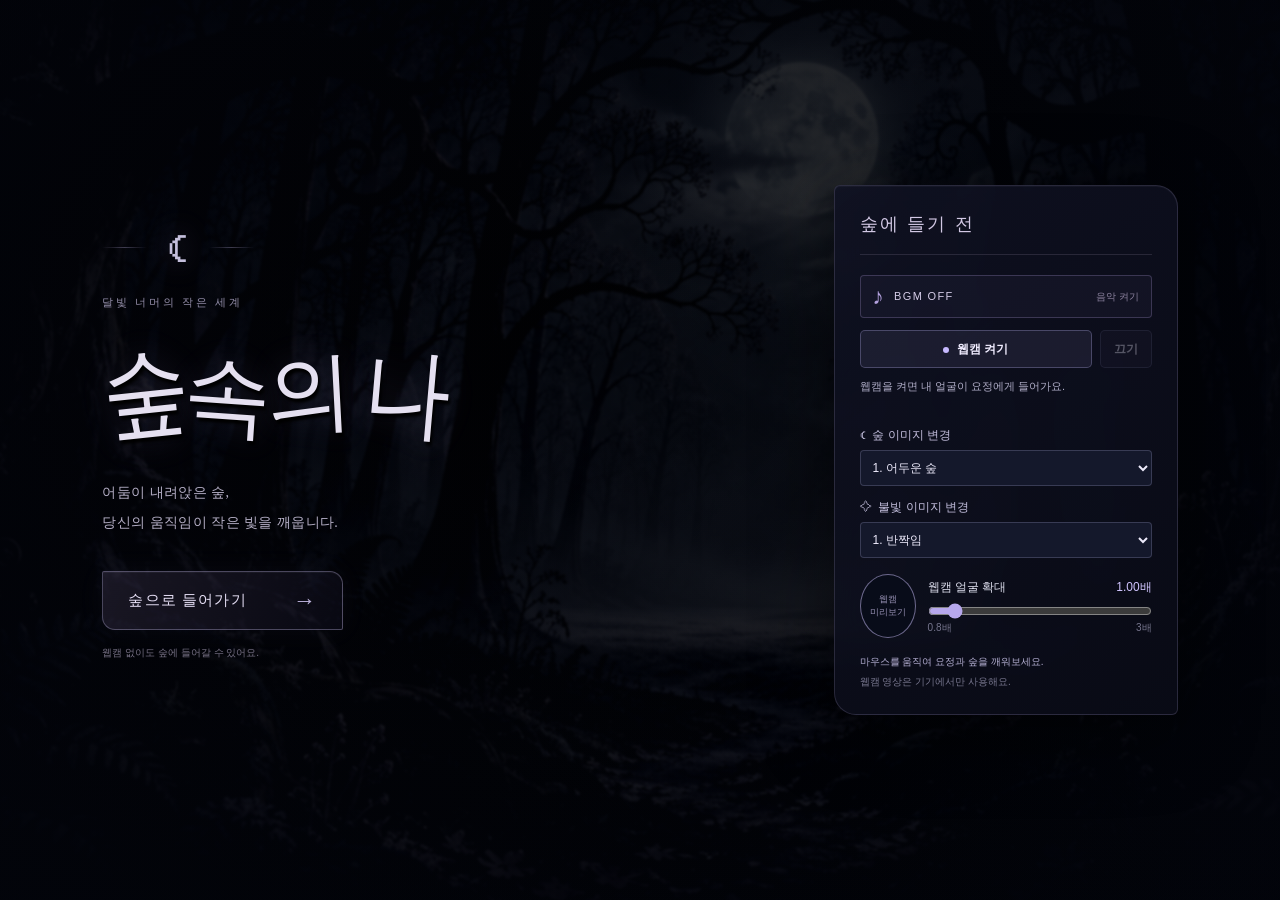
<file: index.html>
<!doctype html>
<html lang="ko">
<head>
  <meta charset="utf-8">
  <meta name="viewport" content="width=device-width, initial-scale=1">
  <meta http-equiv="refresh" content="0; url=./practice-01/">
  <title>숲속의나</title>
</head>
<body>
  <p><a href="./practice-01/">숲속의나 실행하기</a></p>
</body>
</html>
</file>
<file: practice-01/style.css>
:root {
  color-scheme: dark;
  background: #02090b;
  --moonlit-forest: url("forest-moonlit.png");
}

* { box-sizing: border-box; }

html, body {
  width: 100%;
  height: 100%;
  margin: 0;
  overflow: hidden;
}

.forest {
  position: relative;
  width: 100%;
  height: 100%;
  height: 100dvh;
  overflow: hidden;
  background: #02090b;
  touch-action: none;
  transition: opacity .8s ease;
}

body[data-view="intro"] .forest { opacity: 0; visibility: hidden; }

.landscape, .moonlight, .vignette, #trails {
  position: absolute;
  inset: 0;
  pointer-events: none;
}

.landscape {
  background: #0a1429 var(--moonlit-forest) center / cover no-repeat;
  filter: brightness(.38) saturate(.8);
  transition: filter 1.8s ease-in-out;
}

.forest-depth, .depth-plane { position: absolute; inset: 0; background: inherit; pointer-events: none; }
.forest-depth { opacity: 0; overflow: hidden; }
.depth-plane { transform-origin: 50% 43%; will-change: transform, opacity; }

.forest[data-state="awake"] .landscape {
  filter: brightness(1.08) saturate(1.05);
}

.forest[data-background="webs"] .landscape { background-image: url("forest-webs.png"); }
.forest[data-background="graveyard"] .landscape { background-image: url("forest-graveyard.png"); }

.moonlight {
  background: radial-gradient(ellipse at 53% 34%, #b5eee60c, transparent 55%);
  opacity: .1;
  transition: opacity 1.8s ease-in-out;
}

.forest[data-state="awake"] .moonlight { opacity: 1; }

.vignette {
  background: radial-gradient(ellipse at 51% 44%, transparent 20%, #01080b55 74%, #010507bf 110%);
}

#trails {
  display: block;
  width: 100%;
  height: 100%;
}

.fairy {
  position: absolute;
  top: 0;
  left: 0;
  width: clamp(144px, 16vw, 208px);
  aspect-ratio: 2 / 3;
  pointer-events: none;
  will-change: transform;
  opacity: .75;
  filter: brightness(.8) drop-shadow(0 0 12px #bdcfff40);
  transition: opacity 1.8s ease-in-out, filter 1.8s ease-in-out;
}

.fairy::before {
  content: "";
  position: absolute;
  inset: 6% -25%;
  background: radial-gradient(ellipse, #b6cfff16, transparent 65%);
}

.puppet {
  position: relative;
  width: 100%;
  height: 100%;
  animation: hover 3s ease-in-out infinite;
}

.fairy-facing { width: 100%; height: 100%; }
.fairy[data-facing="left"] .fairy-facing { transform: scaleX(-1); }

.fairy img {
  display: block;
  width: 100%;
  height: 100%;
  object-fit: contain;
  user-select: none;
}

#face {
  position: absolute;
  left: 37.9%;
  top: 10.1%;
  width: 27.1%;
  height: 18.2%;
  transform: rotate(-13deg);
  border-radius: 48% 47% 46% 48%;
  mask-image: radial-gradient(ellipse 50% 50%, #000 78%, transparent 100%);
  filter: saturate(.65) contrast(1.02);
}

.control-panel {
  position: fixed;
  z-index: 5;
  top: 22px;
  left: 24px;
  width: 304px;
  padding: 22px 22px 17px;
  border: 1px solid #b5b4e12b;
  border-radius: 6px 22px 6px 22px;
  background: linear-gradient(145deg, #0b1022e8, #111324b8);
  box-shadow: 0 12px 42px #0004, inset 0 1px #e0ddff09;
  backdrop-filter: blur(14px);
  color: #dcddec;
  font: 12px/1.5 "Segoe UI", "Malgun Gothic", sans-serif;
}

.gothic-title {
  margin: 0 0 20px;
  color: #eeeafb;
  font: 34px/1.3 "Gungsuh", "Batang", serif;
  letter-spacing: -.04em;
  text-shadow: 1px 2px #090915, 0 0 20px #c4c2ff40;
  white-space: nowrap;
}

.gothic-title span { display: inline-block; }
.gothic-title span:nth-child(1) { transform: rotate(-7deg) scaleY(1.16); }
.gothic-title span:nth-child(2) { transform: rotate(5deg) translateY(2px); }
.gothic-title span:nth-child(3) { transform: rotate(-4deg) scaleY(1.1); }
.gothic-title span:nth-child(4) { transform: rotate(5deg) scaleY(1.2); }
.gothic-title small { margin-left: 7px; color: #a8a5cd; font-size: 17px; font-style: italic; }

.camera-buttons { display: flex; gap: 8px; }
.bgm-button { display: flex; align-items: center; gap: 10px; width: 100%; margin: 0 0 12px; padding: 9px 12px; border: 1px solid #b3a0e040; border-radius: 4px; background: #b7a0ff0b; color: #d4cce7; font: inherit; cursor: pointer; }
.bgm-button > span:first-child { font: 23px/1 Georgia, serif; color: #b4a2df; }
.bgm-button strong { font-size: 11px; font-weight: 500; letter-spacing: .12em; }
#bgm-action { margin-left: auto; font-size: 10px; color: #8c829f; }
.bgm-button[aria-pressed="true"] { background: #ad8fe526; border-color: #c2a5ef80; box-shadow: 0 0 18px #ba91ef12; }
.bgm-button:hover { border-color: #c2a5ef90; }
.leave-button { width: 100%; margin: 9px 0 12px; padding: 10px; border: 1px solid #a99ac04a; border-radius: 4px; background: #91809b0b; color: #c7bfd5; font: inherit; cursor: pointer; }
.leave-button:hover { background: #b9a0d41c; }
.leave-button span { margin-right: 8px; }
body[data-view="intro"] .leave-button { display: none; }
.camera-buttons button {
  padding: 9px 13px;
  border: 1px solid #c2bbff45;
  border-radius: 5px;
  background: #c7b9ff16;
  color: #f0ecff;
  font: inherit;
  font-weight: 600;
  cursor: pointer;
}
.camera-buttons button:first-child { flex: 1; }
.camera-buttons button:hover:not(:disabled) { background: #c7b9ff30; }
.camera-buttons button:disabled { opacity: .32; cursor: default; }
.camera-dot { display: inline-block; width: 6px; height: 6px; margin-right: 8px; border-radius: 50%; background: #c7b9ff; }
.camera-status { min-height: 35px; margin: 10px 0 13px; color: #b0aec8; font-size: 11px; }
.preset-pickers { display: grid; gap: 12px; }
.preset-picker { display: grid; gap: 6px; color: #c5c0df; }
.preset-picker select {
  width: 100%;
  padding: 9px 8px;
  border: 1px solid #b5b4e138;
  border-radius: 4px;
  background: #14182b;
  color: #ece9fa;
  font: inherit;
  cursor: pointer;
}
.preset-picker select:hover { border-color: #b5b4e180; }
.face-zoom-row { display: flex; align-items: center; gap: 12px; margin-top: 16px; }
.face-preview-wrap { position: relative; flex: 0 0 56px; width: 56px; height: 64px; overflow: hidden; border-radius: 50%; border: 1px solid #c8bcf585; background: #080c19; }
#face-preview { display: block; width: 100%; height: 100%; }
#preview-placeholder { position: absolute; inset: 0; display: grid; align-content: center; text-align: center; color: #9690b3; font-size: 9px; line-height: 1.5; pointer-events: none; }
#preview-placeholder[hidden] { display: none; }
.zoom-controls { flex: 1; min-width: 0; }
.zoom-label { display: flex; justify-content: space-between; margin-top: 0; }
#zoom-value { color: #d1c5ff; font-variant-numeric: tabular-nums; }
#face-zoom { display: block; width: 100%; height: 18px; margin: 6px 0 0; accent-color: #b6a7ec; cursor: pointer; }
.zoom-limits { display: flex; justify-content: space-between; color: #77768e; font-size: 10px; }
.asset-status { min-height: 15px; margin: 16px 0 5px; color: #b5b0d4; font-size: 10px; }
.privacy-note { margin: 0; color: #77768e; font-size: 10px; }
.intro-settings-title { display: none; }
button:focus-visible, input:focus-visible, select:focus-visible { outline: 2px solid #dbd0ff; outline-offset: 3px; }

.intro-screen {
  position: fixed;
  z-index: 8;
  inset: 0;
  display: grid;
  grid-template-columns: minmax(0, 1fr) 344px;
  align-items: center;
  gap: clamp(32px, 6vw, 96px);
  padding: 48px clamp(32px, 8vw, 128px);
  overflow-y: auto;
  isolation: isolate;
  background: #03060d;
  color: #dfdced;
}
.intro-screen[hidden] { display: none; }
.intro-screen::before {
  content: "";
  position: fixed;
  z-index: -2;
  inset: -2px;
  background: #03060d var(--moonlit-forest) center / cover no-repeat;
  filter: brightness(.29) saturate(.3) contrast(1.2) blur(1px);
}
.intro-screen::after {
  content: "";
  position: fixed;
  z-index: -1;
  inset: 0;
  background: linear-gradient(90deg, #03050d65, #05081510 65%, #03050d65), radial-gradient(ellipse at 45% 40%, transparent 5%, #02040bc9 95%);
  pointer-events: none;
}
.intro-copy { max-width: 590px; padding-bottom: 12px; }
.intro-ornament { display: flex; align-items: center; gap: 20px; color: #c4bfdc; font: 43px/1 Georgia, serif; text-shadow: 0 0 30px #bab2fc60; }
.intro-ornament::before, .intro-ornament::after { content: ""; width: 45px; height: 1px; background: linear-gradient(90deg, transparent, #a79dc95c, transparent); }
.intro-eyebrow { margin: 24px 0 17px; color: #9690ac; font: 11px/1.8 "Malgun Gothic", sans-serif; letter-spacing: .24em; }
.intro-title { margin: 0; white-space: nowrap; color: #e5e0f0; font: clamp(58px, 6.8vw, 94px)/1.45 "Gungsuh", "Batang", serif; letter-spacing: -.06em; text-shadow: 2px 4px 3px #000, 0 0 34px #c7b7ff30; }
.intro-title span { display: inline-block; }
.intro-title span:nth-child(1) { transform: rotate(-6deg) scaleY(1.12); }
.intro-title span:nth-child(2) { transform: rotate(4deg) translateY(4px); }
.intro-title span:nth-child(3) { transform: rotate(-3deg); }
.intro-title span:nth-child(4) { transform: rotate(5deg) scaleY(1.12); }
.intro-description { margin: 22px 0 34px; color: #b4aec5; font: 14px/2.1 "Batang", serif; letter-spacing: .03em; }
.enter-button { display: inline-flex; align-items: center; gap: 46px; padding: 17px 25px; border: 1px solid #a9a0c866; border-radius: 2px 13px 2px 13px; background: linear-gradient(110deg, #61537740, #1c1a3245); box-shadow: 0 0 30px #b1a1f00c, inset 0 1px #ffffff0b; color: #e6dff5; font: 15px/1.4 "Batang", serif; letter-spacing: .08em; cursor: pointer; transition: background .25s, box-shadow .25s; }
.enter-button:hover { background: #83709e40; box-shadow: 0 0 28px #b1a1f025; }
.enter-button span { color: #bcb1db; font: 23px/1 Georgia, serif; }
.intro-hint { margin: 14px 0 0; color: #777185; font: 10px/1.8 "Malgun Gothic", sans-serif; }
.intro-screen .control-panel { position: relative; inset: auto; width: 100%; padding: 25px; background: linear-gradient(145deg, #101223d9, #0b0d19ce); border-color: #b1a4d530; box-shadow: 0 16px 80px #0007, inset 0 1px #e0ddff09; }
.intro-screen .gothic-title { display: none; }
.intro-screen .intro-settings-title { display: block; margin: 0 0 20px; padding-bottom: 16px; border-bottom: 1px solid #a49bb72e; color: #d2c8e4; font: 18px/1.5 "Batang", serif; letter-spacing: .13em; }

@media (max-width: 800px) {
  .intro-screen { grid-template-columns: minmax(0, 1fr); gap: 34px; align-items: start; padding: 35px 24px; }
  .intro-copy { max-width: none; text-align: center; }
  .intro-ornament { justify-content: center; font-size: 33px; }
  .intro-eyebrow { margin-top: 15px; }
  .intro-title { font-size: clamp(48px, 10vw, 76px); }
  .intro-description { margin: 10px 0 22px; font-size: 12px; }
  .intro-settings { width: min(100%, 344px); margin: 0 auto; }
}
@media (max-height: 620px) and (min-width: 801px) {
  .intro-screen { align-items: start; padding-top: 24px; padding-bottom: 24px; }
}

@media (max-width: 600px) {
  .control-panel { top: 12px; left: 12px; width: 262px; padding: 16px; }
  .gothic-title { font-size: 29px; margin-bottom: 13px; }
  .camera-status { min-height: 18px; }
  .face-zoom-row { margin-top: 12px; }
  .asset-status { margin-top: 10px; }
}

body[data-view="forest"] .control-panel { max-height: calc(100dvh - 32px); overflow-y: auto; scrollbar-width: thin; }

.forest[data-state="awake"] .fairy {
  opacity: 1;
  filter: brightness(1.1) drop-shadow(0 0 15px #c7d9ff55);
}

@keyframes hover {
  0%, 100% { transform: translateY(-4px) rotate(-1deg); }
  50% { transform: translateY(4px) rotate(1deg); }
}

.sr-only {
  position: absolute;
  width: 1px;
  height: 1px;
  padding: 0;
  margin: -1px;
  overflow: hidden;
  clip-path: inset(50%);
  white-space: nowrap;
}

@media (prefers-reduced-motion: reduce) {
  .landscape, .moonlight, .fairy, .forest { transition-duration: .4s; }
  .puppet { animation: none; }
}
</file>
